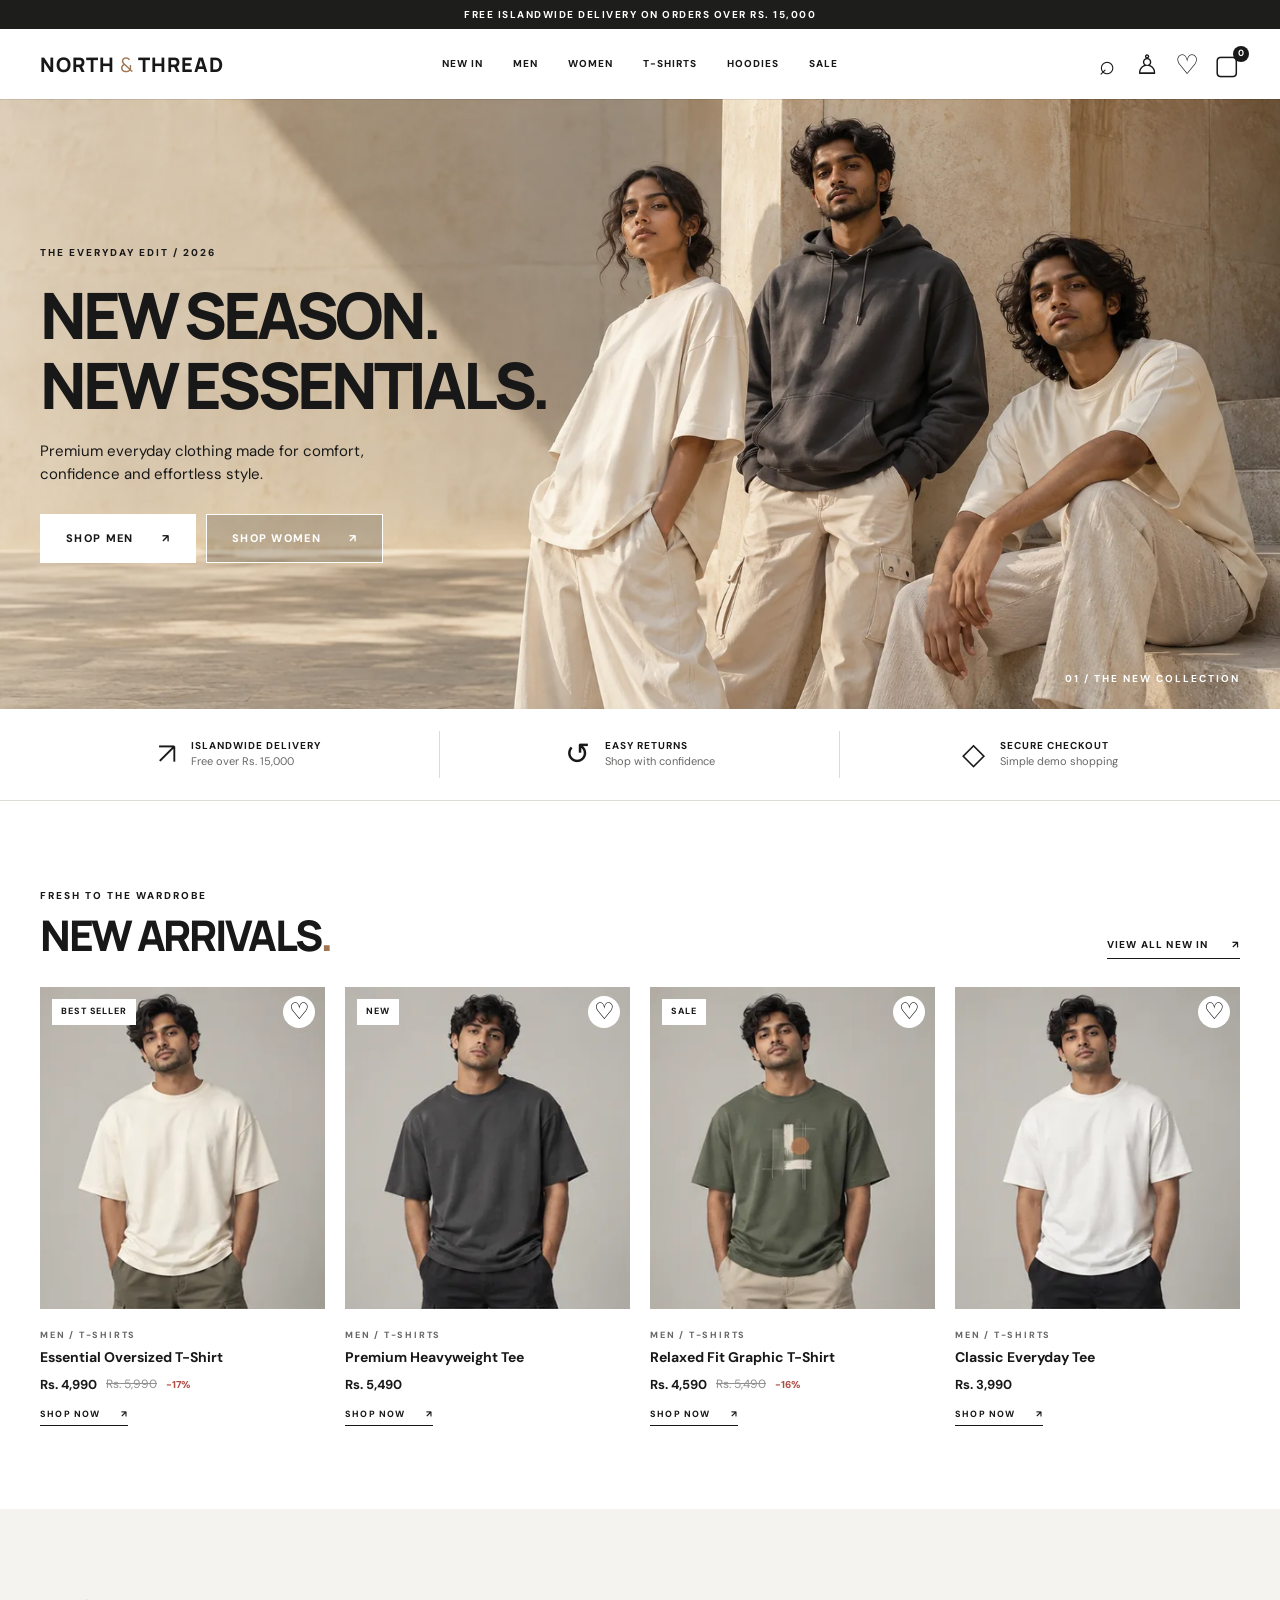
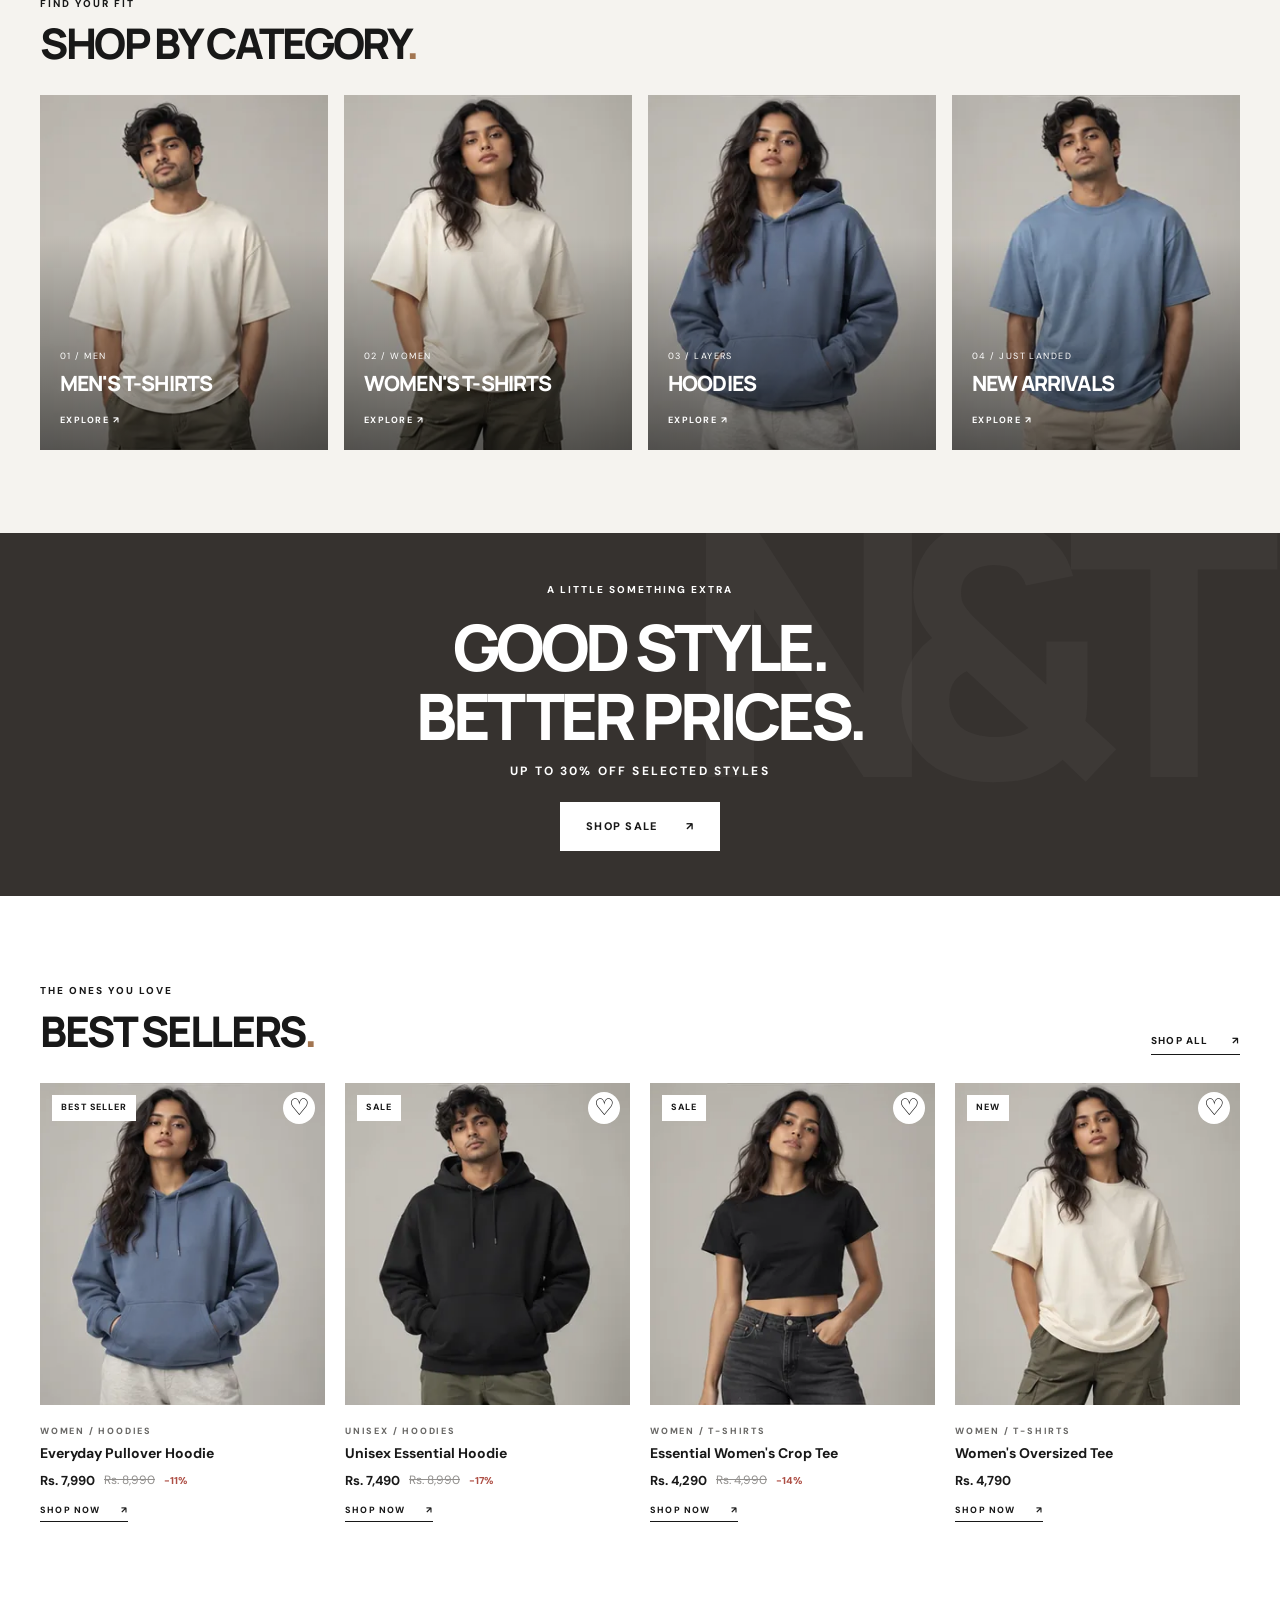
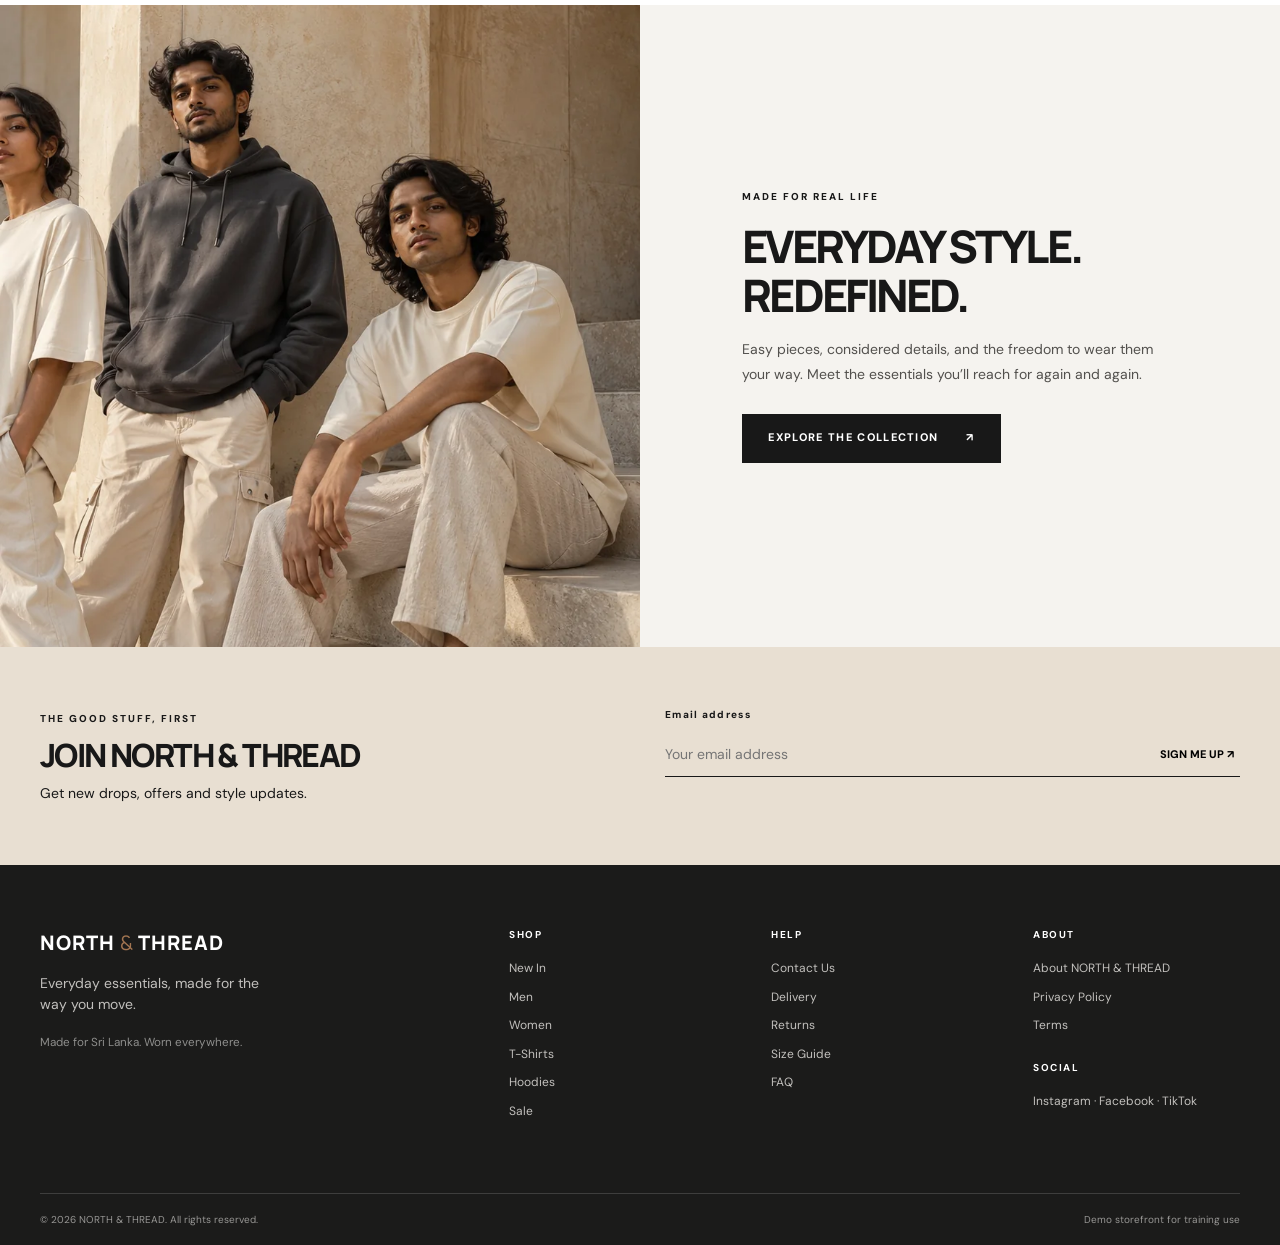
<file: index.html>
<!doctype html><html lang="en"><head><meta charset="utf-8"><meta name="viewport" content="width=device-width,initial-scale=1"><meta name="description" content="Discover modern everyday T-shirts, hoodies and casual essentials at NORTH & THREAD Sri Lanka."><title>NORTH & THREAD | Everyday essentials</title><link rel="preconnect" href="https://fonts.googleapis.com"><link rel="preconnect" href="https://fonts.gstatic.com" crossorigin><link href="https://fonts.googleapis.com/css2?family=DM+Sans:wght@400;500;600;700&family=Manrope:wght@400;500;600;700;800&display=swap" rel="stylesheet"><link rel="stylesheet" href="css/style.css"><script defer src="js/products.js"></script><script defer src="js/tracking.js"></script><script defer src="js/cart.js"></script><script defer src="js/main.js"></script>
<!-- Meta Pixel Code -->
<script>
!function(f,b,e,v,n,t,s)
{if(f.fbq)return;n=f.fbq=function(){n.callMethod?
n.callMethod.apply(n,arguments):n.queue.push(arguments)};
if(!f._fbq)f._fbq=n;n.push=n;n.loaded=!0;n.version='2.0';
n.queue=[];t=b.createElement(e);t.async=!0;
t.src=v;s=b.getElementsByTagName(e)[0];
s.parentNode.insertBefore(t,s)}(window, document,'script',
'https://connect.facebook.net/en_US/fbevents.js');
fbq('init', '2570376396769911');
fbq('track', 'PageView');
</script>
<!-- End Meta Pixel Code -->
</head><body data-page="home">
<noscript><img height="1" width="1" style="display:none" src="https://www.facebook.com/tr?id=2570376396769911&amp;ev=PageView&amp;noscript=1" alt=""></noscript><header id="site-header" class="site-header"></header><main><section class="hero"><div class="hero-image"></div><div class="container hero-content"><span class="eyebrow hero-kicker">THE EVERYDAY EDIT / 2026</span><h1>NEW SEASON.<br>NEW ESSENTIALS.</h1><p>Premium everyday clothing made for comfort, confidence and effortless style.</p><div class="hero-buttons"><a class="button button-light" href="shop.html?gender=Men">SHOP MEN <span>↗</span></a><a class="button button-outline-light" href="shop.html?gender=Women">SHOP WOMEN <span>↗</span></a></div></div><div class="hero-index">01 / THE NEW COLLECTION</div></section><section class="benefits" aria-label="Shopping benefits"><div class="container benefit-grid"><div><span class="benefit-icon">↗</span><span><strong>ISLANDWIDE DELIVERY</strong><small>Free over Rs. 15,000</small></span></div><div><span class="benefit-icon">↺</span><span><strong>EASY RETURNS</strong><small>Shop with confidence</small></span></div><div><span class="benefit-icon">◇</span><span><strong>SECURE CHECKOUT</strong><small>Simple demo shopping</small></span></div></div></section><section class="section container"><div class="section-heading"><div><span class="eyebrow">FRESH TO THE WARDROBE</span><h2>NEW ARRIVALS<span class="period">.</span></h2></div><a class="view-all" href="shop.html?sort=newest">VIEW ALL NEW IN <span>↗</span></a></div><div id="new-arrivals" class="product-grid"></div></section><section class="section categories-section"><div class="container"><div class="section-heading"><div><span class="eyebrow">FIND YOUR FIT</span><h2>SHOP BY CATEGORY<span class="period">.</span></h2></div></div><div class="category-grid"><a class="category-card cat-men" href="shop.html?gender=Men&category=T-Shirts"><img src="images/products/product-01.webp" alt="Men's oversized T-shirt" loading="lazy"><div><span>01 / MEN</span><h3>MEN'S T-SHIRTS</h3><b>EXPLORE ↗</b></div></a><a class="category-card cat-women" href="shop.html?gender=Women&category=T-Shirts"><img src="images/products/product-09.webp" alt="Women's oversized T-shirt" loading="lazy"><div><span>02 / WOMEN</span><h3>WOMEN'S T-SHIRTS</h3><b>EXPLORE ↗</b></div></a><a class="category-card cat-hoodies" href="shop.html?category=Hoodies"><img src="images/products/product-05.webp" alt="Model in a pullover hoodie" loading="lazy"><div><span>03 / LAYERS</span><h3>HOODIES</h3><b>EXPLORE ↗</b></div></a><a class="category-card cat-new" href="shop.html?sort=newest"><img src="images/products/product-12.webp" alt="New season casual tee" loading="lazy"><div><span>04 / JUST LANDED</span><h3>NEW ARRIVALS</h3><b>EXPLORE ↗</b></div></a></div></div></section><section class="sale-banner"><div class="container sale-inner"><span class="eyebrow">A LITTLE SOMETHING EXTRA</span><h2>GOOD STYLE.<br>BETTER PRICES.</h2><p>UP TO 30% OFF SELECTED STYLES</p><a class="button button-light" href="shop.html?sale=1">SHOP SALE <span>↗</span></a></div></section><section class="section container"><div class="section-heading"><div><span class="eyebrow">THE ONES YOU LOVE</span><h2>BEST SELLERS<span class="period">.</span></h2></div><a class="view-all" href="shop.html">SHOP ALL <span>↗</span></a></div><div id="best-sellers" class="product-grid"></div></section><section class="lifestyle"><div class="lifestyle-photo"><img src="images/lifestyle/everyday.webp" alt="Models in contemporary neutral casual clothing" loading="lazy"></div><div class="lifestyle-copy"><span class="eyebrow">MADE FOR REAL LIFE</span><h2>EVERYDAY STYLE.<br>REDEFINED.</h2><p>Easy pieces, considered details, and the freedom to wear them your way. Meet the essentials you’ll reach for again and again.</p><a class="button button-dark" href="shop.html">EXPLORE THE COLLECTION <span>↗</span></a></div></section><section class="newsletter"><div class="container newsletter-inner"><div><span class="eyebrow">THE GOOD STUFF, FIRST</span><h2>JOIN NORTH & THREAD</h2><p>Get new drops, offers and style updates.</p></div><form id="newsletter-form"><label for="newsletter-email">Email address</label><div class="newsletter-field"><input id="newsletter-email" type="email" placeholder="Your email address" required><button type="submit">SIGN ME UP ↗</button></div><p id="newsletter-message" role="status"></p></form></div></section></main><footer id="site-footer" class="site-footer"></footer></body></html>
</file>
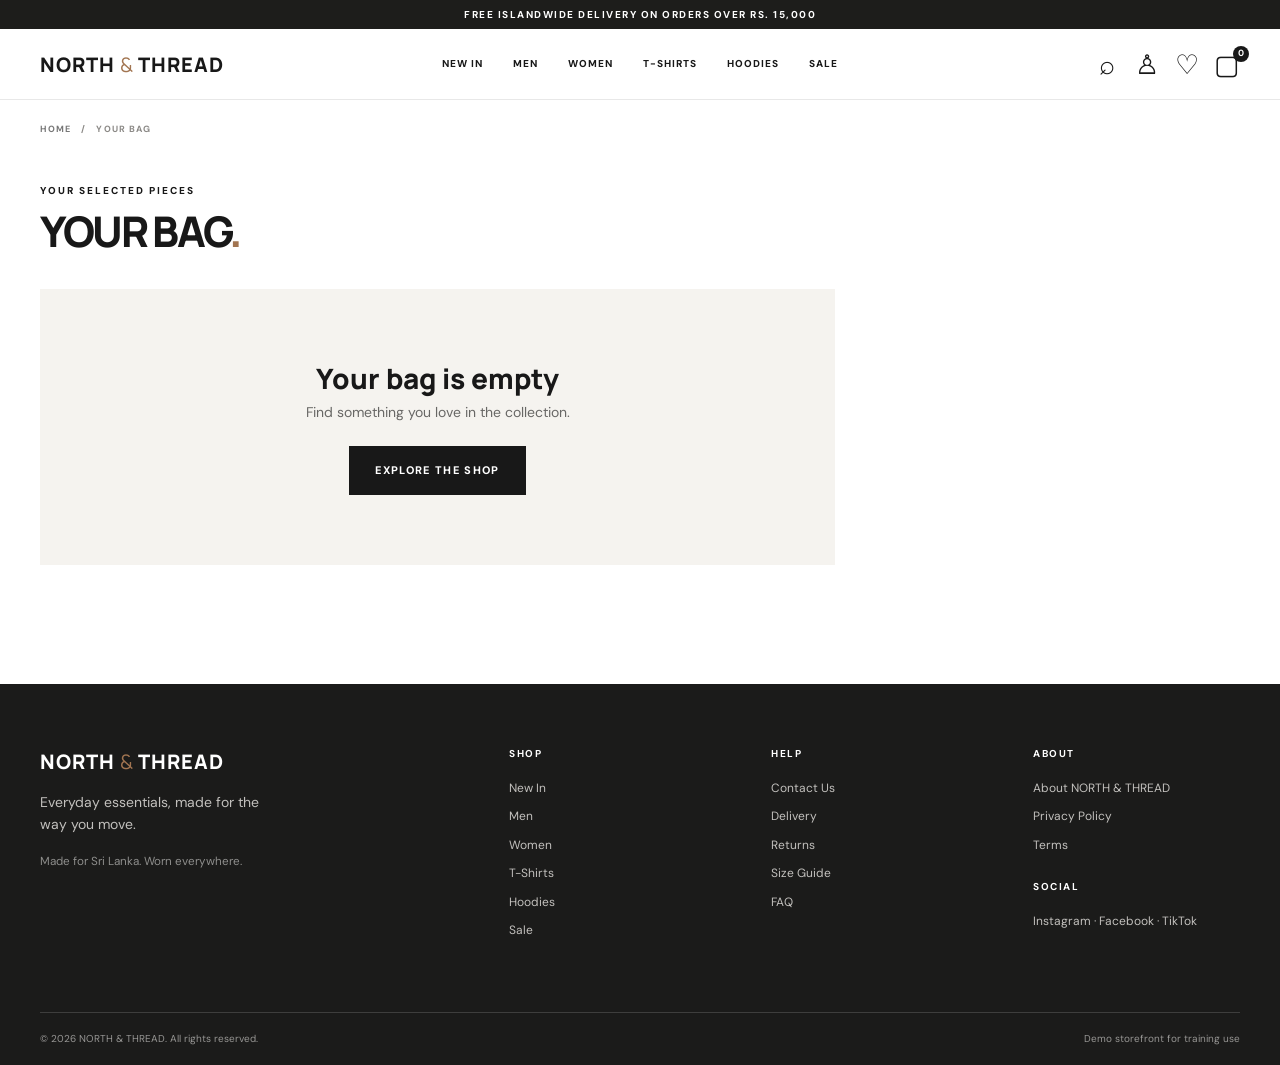
<file: cart.html>
<!doctype html><html lang="en"><head><meta charset="utf-8"><meta name="viewport" content="width=device-width,initial-scale=1"><meta name="description" content="Review your NORTH & THREAD shopping bag."><title>Your Bag | NORTH & THREAD</title><link rel="stylesheet" href="css/style.css"><script defer src="js/products.js"></script><script defer src="js/tracking.js"></script><script defer src="js/cart.js"></script><script defer src="js/main.js"></script>
<!-- Meta Pixel Code -->
<script>
!function(f,b,e,v,n,t,s)
{if(f.fbq)return;n=f.fbq=function(){n.callMethod?
n.callMethod.apply(n,arguments):n.queue.push(arguments)};
if(!f._fbq)f._fbq=n;n.push=n;n.loaded=!0;n.version='2.0';
n.queue=[];t=b.createElement(e);t.async=!0;
t.src=v;s=b.getElementsByTagName(e)[0];
s.parentNode.insertBefore(t,s)}(window, document,'script',
'https://connect.facebook.net/en_US/fbevents.js');
fbq('init', '2570376396769911');
fbq('track', 'PageView');
</script>
<!-- End Meta Pixel Code -->
</head><body data-page="cart">
<noscript><img height="1" width="1" style="display:none" src="https://www.facebook.com/tr?id=2570376396769911&amp;ev=PageView&amp;noscript=1" alt=""></noscript><header id="site-header" class="site-header"></header><main class="container page-main"><nav class="breadcrumbs" aria-label="Breadcrumb"><a href="index.html">HOME</a><span>/</span> YOUR BAG</nav><div class="standard-heading"><span class="eyebrow">YOUR SELECTED PIECES</span><h1>YOUR BAG<span class="period">.</span></h1></div><div class="cart-layout"><div id="cart-items"></div><aside id="cart-summary" class="order-panel"><h2>ORDER SUMMARY</h2><div class="summary-row"><span>Subtotal</span><strong id="cart-subtotal"></strong></div><div class="summary-row"><span>Standard delivery</span><strong id="cart-delivery"></strong></div><div class="summary-row summary-total"><span>Total</span><strong id="cart-total"></strong></div><p id="delivery-note" class="delivery-note"></p><a class="button button-dark button-full" href="checkout.html">PROCEED TO CHECKOUT ↗</a><a class="continue-link" href="shop.html">CONTINUE SHOPPING</a></aside></div></main><footer id="site-footer" class="site-footer"></footer></body></html>
</file>
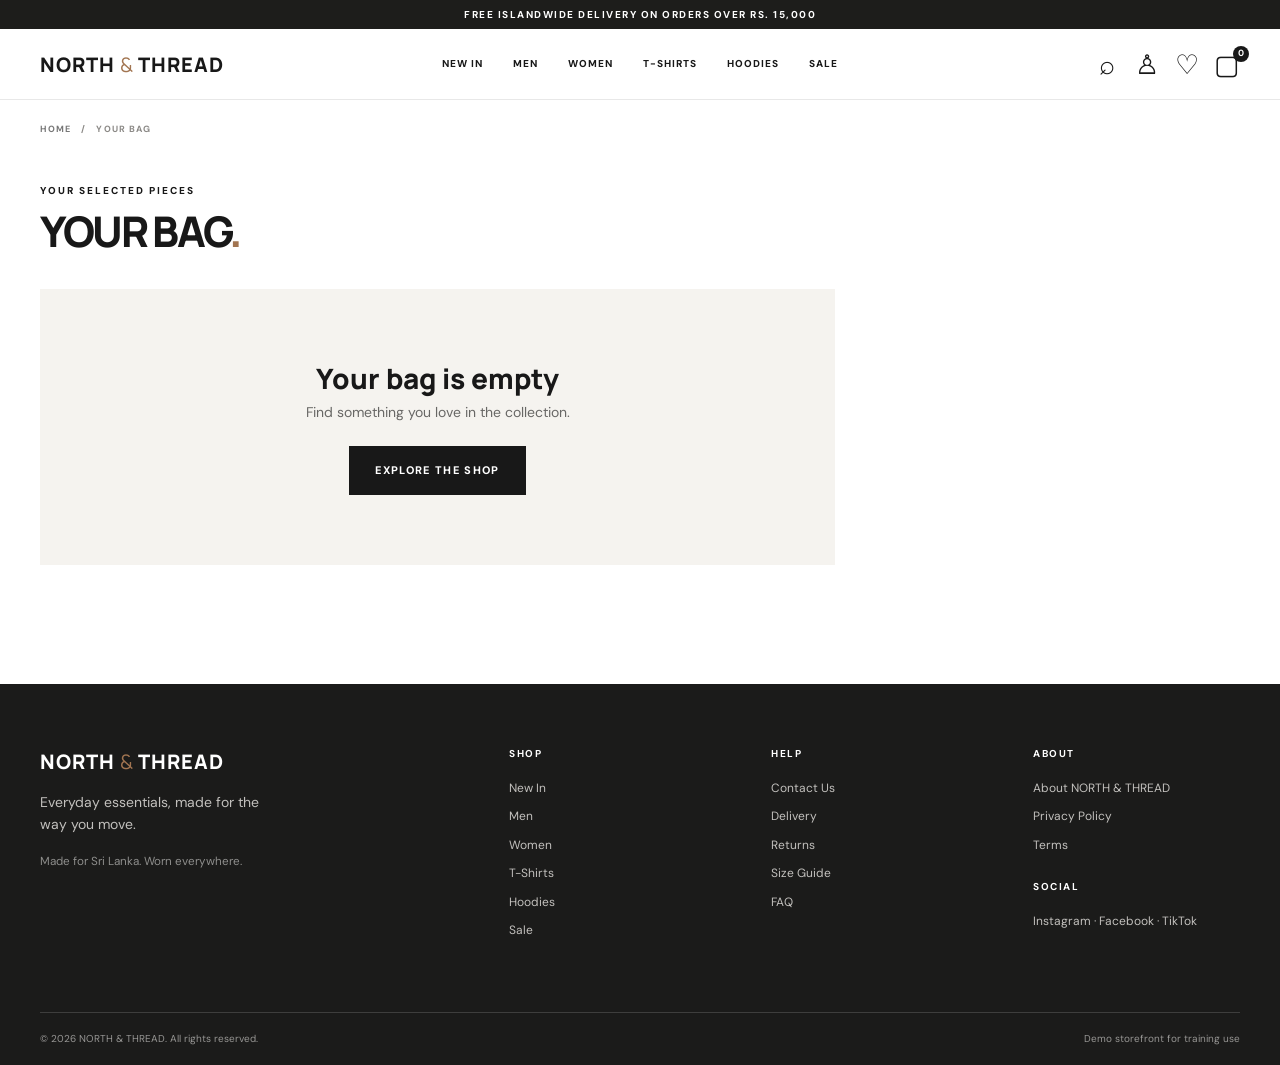
<file: checkout.html>
<!doctype html><html lang="en"><head><meta charset="utf-8"><meta name="viewport" content="width=device-width,initial-scale=1"><meta name="description" content="Complete a NORTH & THREAD demonstration checkout. No real payment is processed."><title>Checkout | NORTH & THREAD</title><link rel="stylesheet" href="css/style.css"><script defer src="js/products.js"></script><script defer src="js/tracking.js"></script><script defer src="js/cart.js"></script><script defer src="js/main.js"></script>
<!-- Meta Pixel Code -->
<script>
!function(f,b,e,v,n,t,s)
{if(f.fbq)return;n=f.fbq=function(){n.callMethod?
n.callMethod.apply(n,arguments):n.queue.push(arguments)};
if(!f._fbq)f._fbq=n;n.push=n;n.loaded=!0;n.version='2.0';
n.queue=[];t=b.createElement(e);t.async=!0;
t.src=v;s=b.getElementsByTagName(e)[0];
s.parentNode.insertBefore(t,s)}(window, document,'script',
'https://connect.facebook.net/en_US/fbevents.js');
fbq('init', '2570376396769911');
fbq('track', 'PageView');
</script>
<!-- End Meta Pixel Code -->
</head><body data-page="checkout">
<noscript><img height="1" width="1" style="display:none" src="https://www.facebook.com/tr?id=2570376396769911&amp;ev=PageView&amp;noscript=1" alt=""></noscript><header id="site-header" class="site-header"></header><main class="container page-main"><nav class="breadcrumbs" aria-label="Breadcrumb"><a href="index.html">HOME</a><span>/</span><a href="cart.html">BAG</a><span>/</span> CHECKOUT</nav><div class="standard-heading"><span class="eyebrow">ONE STEP TO GO</span><h1>CHECKOUT<span class="period">.</span></h1></div><form id="checkout-form" class="checkout-layout"><div class="checkout-fields"><section class="form-section"><h2>01 / CONTACT INFORMATION</h2><div class="field-grid"><label class="full-field">Full name <input name="full-name" autocomplete="name" required maxlength="100"></label><label>Email address <input name="email" type="email" autocomplete="email" required></label><label>Phone number <input name="phone" type="tel" autocomplete="tel" inputmode="tel" pattern="[0-9+() -]{9,18}" title="Enter a valid phone number" required></label></div></section><section class="form-section"><h2>02 / DELIVERY ADDRESS</h2><div class="field-grid"><label class="full-field">Address <input name="address" autocomplete="street-address" required maxlength="180"></label><label>City <input name="city" autocomplete="address-level2" required></label><label>District <input name="district" autocomplete="address-level1" required></label><label>Postal code <input name="postal-code" autocomplete="postal-code" inputmode="numeric" pattern="[0-9]{5}" title="Enter a 5-digit Sri Lankan postal code" required></label></div></section><section class="form-section"><h2>03 / DELIVERY METHOD</h2><label class="radio-card"><input type="radio" name="delivery-method" value="standard" checked><span><strong>Standard Delivery</strong><small>Free above Rs. 15,000 · Otherwise Rs. 650</small></span></label><label class="radio-card"><input type="radio" name="delivery-method" value="express"><span><strong>Express Delivery</strong><small>Rs. 1,200</small></span></label></section><section class="form-section"><h2>04 / PAYMENT METHOD</h2><div class="demo-payment"><strong>DEMO PAYMENT</strong><p>This is a demonstration checkout. No real payment will be processed.</p></div></section></div><aside class="order-panel checkout-summary"><h2>YOUR ORDER</h2><div id="checkout-items"></div><div class="summary-row"><span>Subtotal</span><strong id="checkout-subtotal"></strong></div><div class="summary-row"><span>Delivery</span><strong id="checkout-delivery"></strong></div><div class="summary-row summary-total"><span>Total</span><strong id="checkout-total"></strong></div><button type="submit" class="button button-dark button-full">PLACE ORDER ↗</button><p class="checkout-note">Training checkout only. Do not enter real payment details.</p></aside></form></main><footer id="site-footer" class="site-footer"></footer></body></html>
</file>
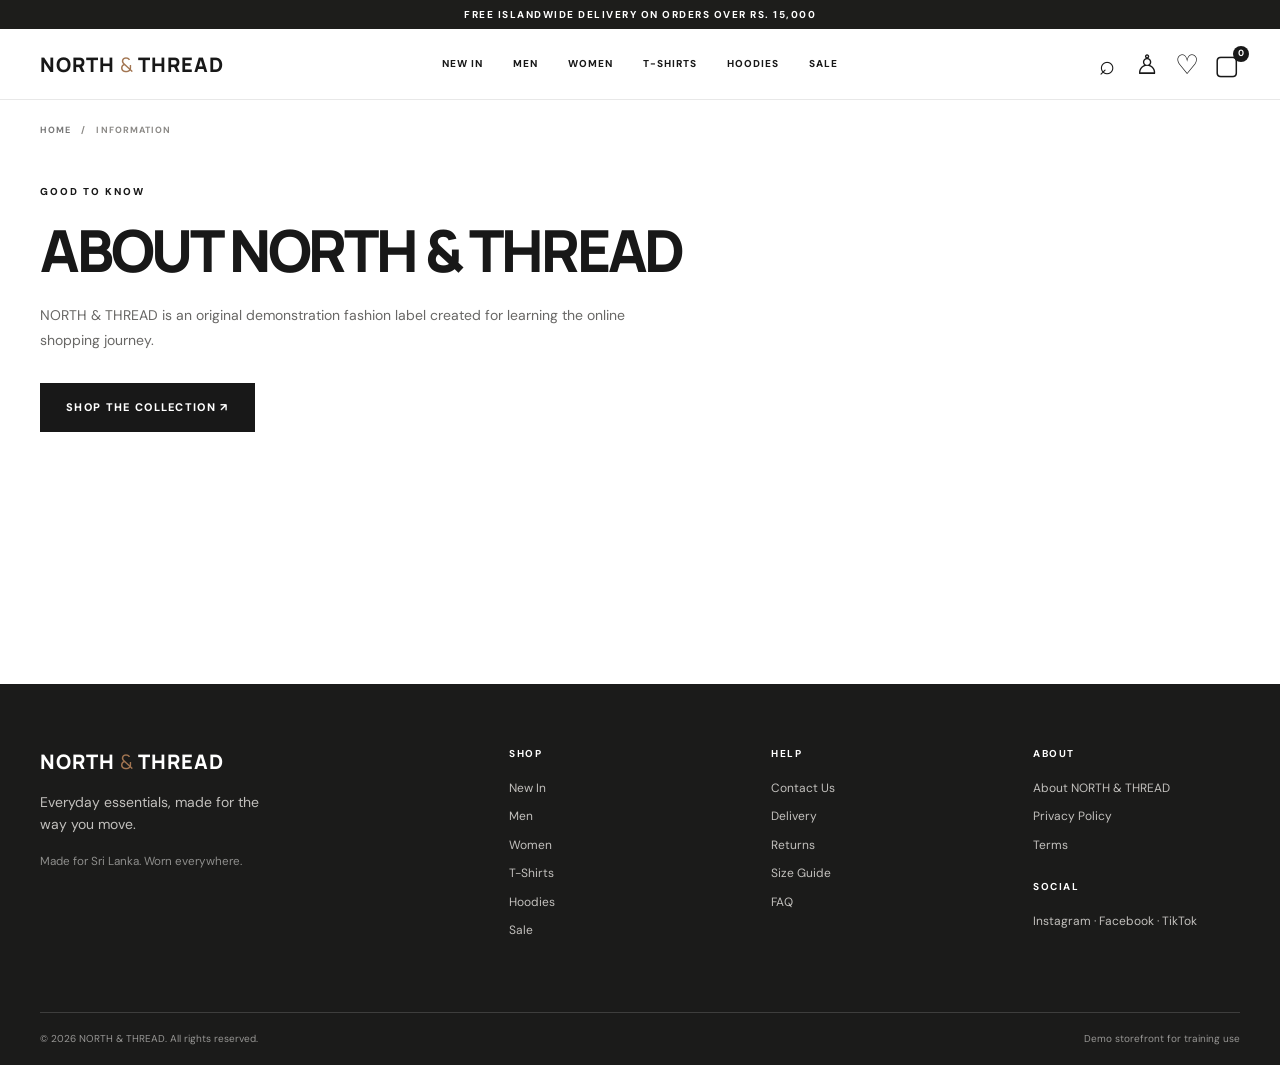
<file: info.html>
<!doctype html><html lang="en"><head><meta charset="utf-8"><meta name="viewport" content="width=device-width,initial-scale=1"><meta name="description" content="Information about the NORTH & THREAD demonstration store."><title>Information | NORTH & THREAD</title><link rel="stylesheet" href="css/style.css"><script defer src="js/products.js"></script><script defer src="js/tracking.js"></script><script defer src="js/cart.js"></script><script defer src="js/main.js"></script>
<!-- Meta Pixel Code -->
<script>
!function(f,b,e,v,n,t,s)
{if(f.fbq)return;n=f.fbq=function(){n.callMethod?
n.callMethod.apply(n,arguments):n.queue.push(arguments)};
if(!f._fbq)f._fbq=n;n.push=n;n.loaded=!0;n.version='2.0';
n.queue=[];t=b.createElement(e);t.async=!0;
t.src=v;s=b.getElementsByTagName(e)[0];
s.parentNode.insertBefore(t,s)}(window, document,'script',
'https://connect.facebook.net/en_US/fbevents.js');
fbq('init', '2570376396769911');
fbq('track', 'PageView');
</script>
<!-- End Meta Pixel Code -->
</head><body data-page="info">
<noscript><img height="1" width="1" style="display:none" src="https://www.facebook.com/tr?id=2570376396769911&amp;ev=PageView&amp;noscript=1" alt=""></noscript><header id="site-header" class="site-header"></header><main class="container info-main"><nav class="breadcrumbs" aria-label="Breadcrumb"><a href="index.html">HOME</a><span>/</span> INFORMATION</nav><span class="eyebrow">GOOD TO KNOW</span><h1 id="info-title"></h1><p id="info-body"></p><a class="button button-dark" href="shop.html">SHOP THE COLLECTION ↗</a></main><footer id="site-footer" class="site-footer"></footer></body></html>
</file>
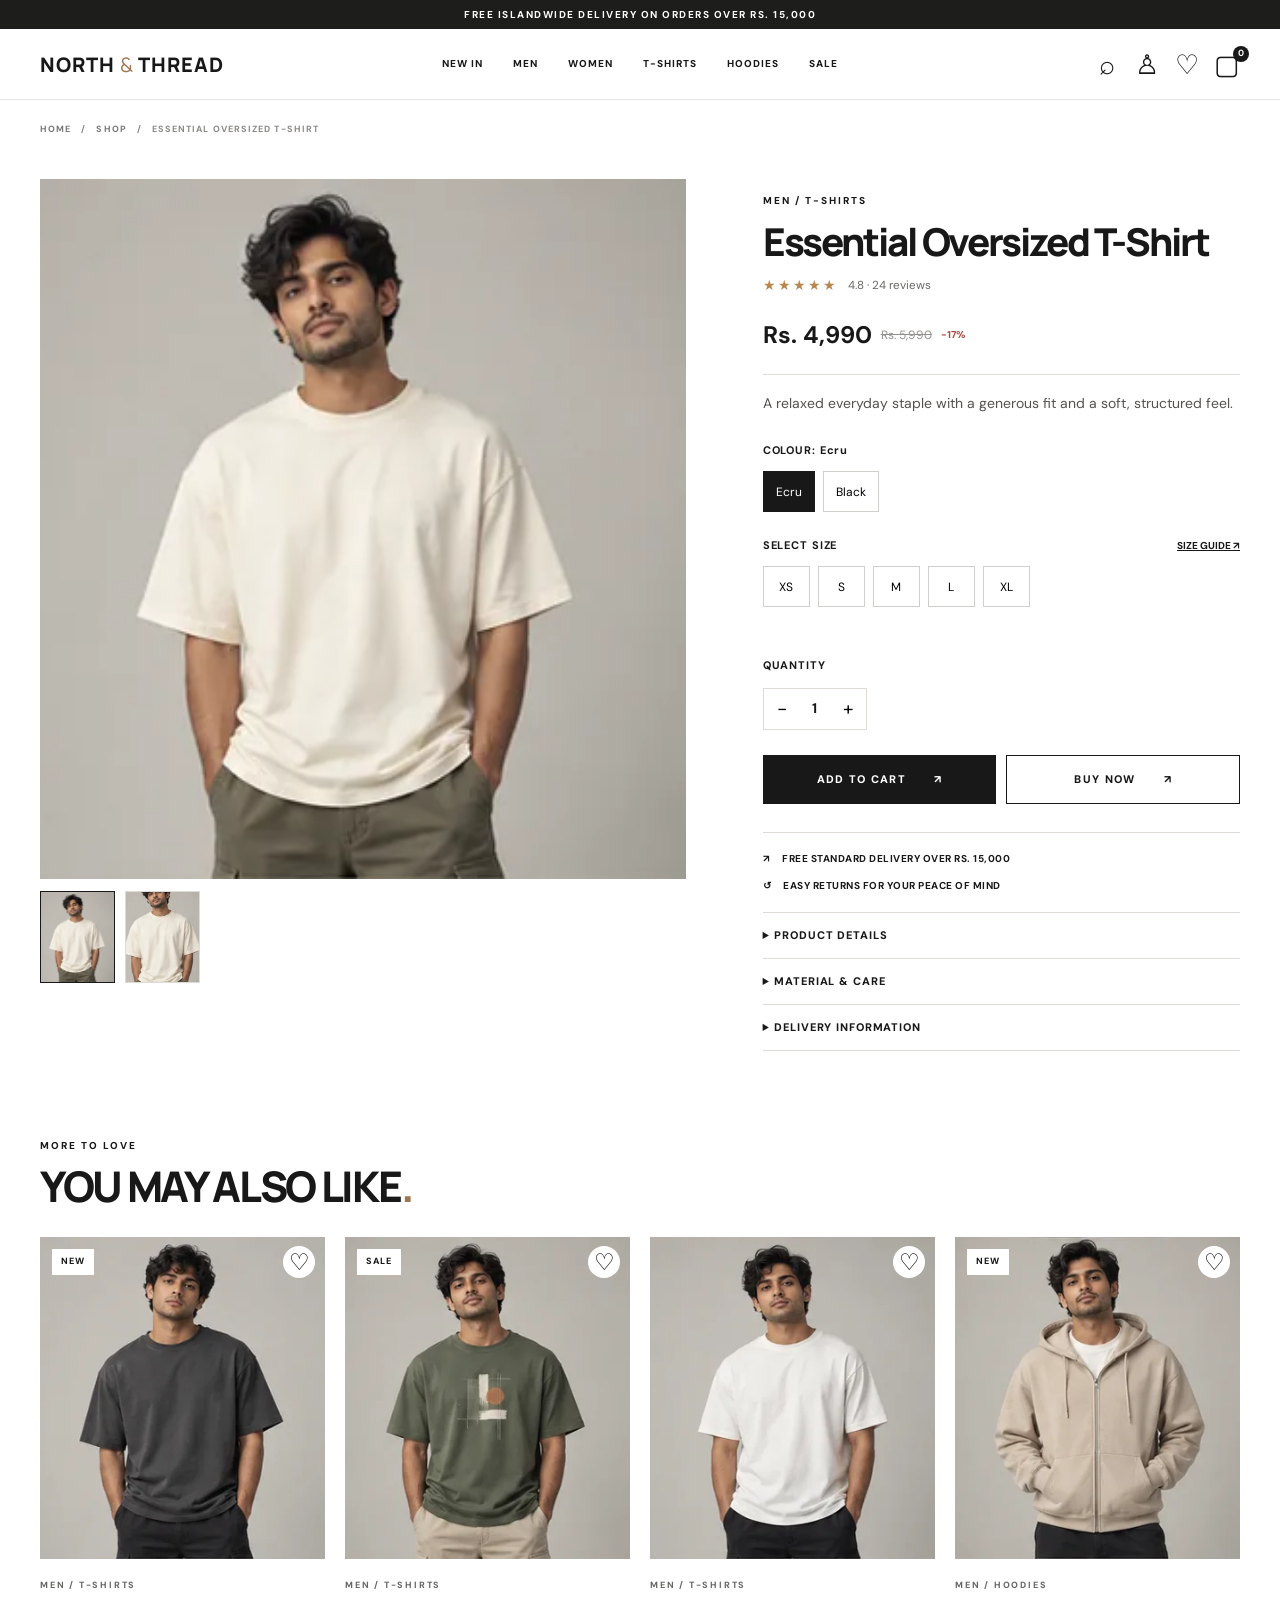
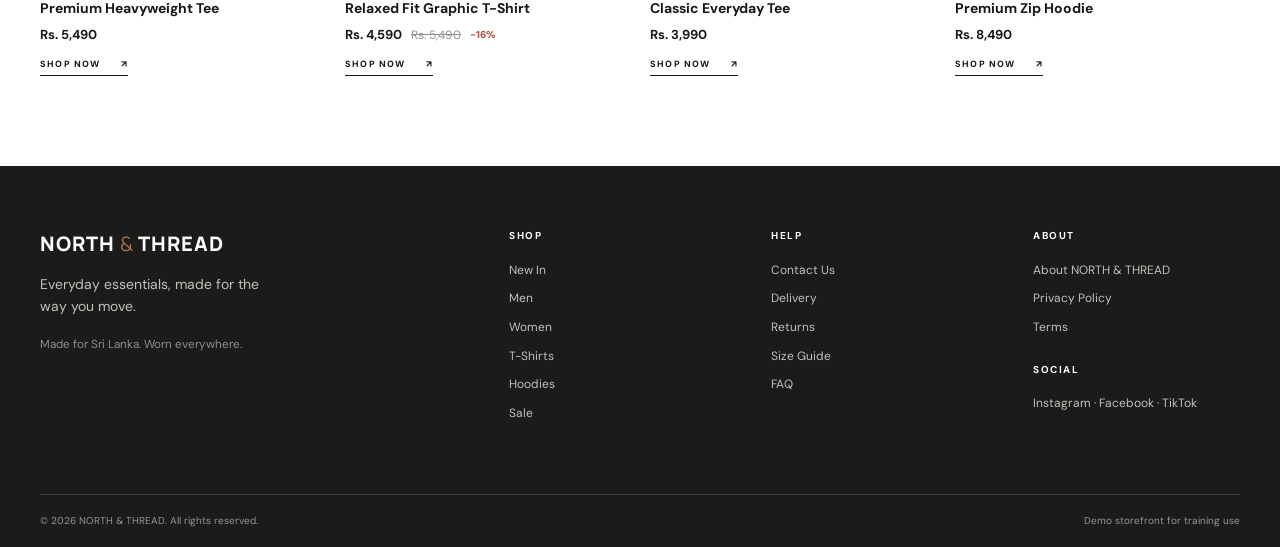
<file: product.html>
<!doctype html><html lang="en"><head><meta charset="utf-8"><meta name="viewport" content="width=device-width,initial-scale=1"><meta name="description" content="Explore premium everyday clothing at NORTH & THREAD Sri Lanka."><title>Product | NORTH & THREAD</title><link rel="preconnect" href="https://fonts.googleapis.com"><link rel="preconnect" href="https://fonts.gstatic.com" crossorigin><link href="https://fonts.googleapis.com/css2?family=DM+Sans:wght@400;500;600;700&family=Manrope:wght@400;500;600;700;800&display=swap" rel="stylesheet"><link rel="stylesheet" href="css/style.css"><script defer src="js/products.js"></script><script defer src="js/tracking.js"></script><script defer src="js/cart.js"></script><script defer src="js/main.js"></script>
<!-- Meta Pixel Code -->
<script>
!function(f,b,e,v,n,t,s)
{if(f.fbq)return;n=f.fbq=function(){n.callMethod?
n.callMethod.apply(n,arguments):n.queue.push(arguments)};
if(!f._fbq)f._fbq=n;n.push=n;n.loaded=!0;n.version='2.0';
n.queue=[];t=b.createElement(e);t.async=!0;
t.src=v;s=b.getElementsByTagName(e)[0];
s.parentNode.insertBefore(t,s)}(window, document,'script',
'https://connect.facebook.net/en_US/fbevents.js');
fbq('init', '2570376396769911');
fbq('track', 'PageView');
</script>
<!-- End Meta Pixel Code -->
</head><body data-page="product">
<noscript><img height="1" width="1" style="display:none" src="https://www.facebook.com/tr?id=2570376396769911&amp;ev=PageView&amp;noscript=1" alt=""></noscript><header id="site-header" class="site-header"></header><main class="container page-main"><nav class="breadcrumbs" aria-label="Breadcrumb"><a href="index.html">HOME</a><span>/</span><a href="shop.html">SHOP</a><span>/</span><span id="breadcrumb-name">PRODUCT</span></nav><div class="product-layout"><div class="product-gallery"><div class="main-product-photo"><img id="product-main-image" alt="" width="700" height="700"></div><div id="thumbnail-list" class="thumbnail-list"></div></div><div class="product-details"><span id="product-category" class="eyebrow"></span><h1 id="product-title"></h1><div class="rating"><span aria-label="Rated 4.8 out of 5 stars">★★★★★</span> <small>4.8 · 24 reviews</small></div><div id="product-price" class="detail-price"></div><p id="product-description"></p><div class="selection-group"><div class="selection-heading"><strong>COLOUR: <span id="selected-color"></span></strong></div><div id="product-colors" class="options"></div></div><div class="selection-group"><div class="selection-heading"><strong>SELECT SIZE</strong><a href="info.html?topic=size">SIZE GUIDE ↗</a></div><div id="size-options" class="options" tabindex="-1"><button type="button" class="option-button" data-size="XS" aria-pressed="false">XS</button><button type="button" class="option-button" data-size="S" aria-pressed="false">S</button><button type="button" class="option-button" data-size="M" aria-pressed="false">M</button><button type="button" class="option-button" data-size="L" aria-pressed="false">L</button><button type="button" class="option-button" data-size="XL" aria-pressed="false">XL</button></div><p id="size-error" class="field-error" role="alert"></p></div><div class="selection-group"><strong>QUANTITY</strong><div class="qty-control product-quantity"><button id="qty-minus" type="button" aria-label="Decrease quantity">−</button><span id="product-qty">1</span><button id="qty-plus" type="button" aria-label="Increase quantity">+</button></div></div><div class="purchase-buttons"><button id="add-cart" class="button button-dark" type="button">ADD TO CART <span>↗</span></button><button id="buy-now" class="button button-outline" type="button">BUY NOW <span>↗</span></button></div><p id="add-message" class="add-message" role="status" hidden></p><div class="product-perks"><div>↗ <span>FREE STANDARD DELIVERY OVER RS. 15,000</span></div><div>↺ <span>EASY RETURNS FOR YOUR PEACE OF MIND</span></div></div><div class="product-accordions"><details><summary>PRODUCT DETAILS</summary><p>Relaxed everyday styling, designed for easy layering and repeat wear.</p></details><details><summary>MATERIAL & CARE</summary><p>Comfortable cotton blend. Wash with similar colours and follow garment care instructions.</p></details><details><summary>DELIVERY INFORMATION</summary><p>Standard delivery: Rs. 650, free over Rs. 15,000. Express delivery: Rs. 1,200. This is a demo store; no goods are shipped.</p></details></div></div></div><section class="section related-section"><div class="section-heading"><div><span class="eyebrow">MORE TO LOVE</span><h2>YOU MAY ALSO LIKE<span class="period">.</span></h2></div></div><div id="related-grid" class="product-grid"></div></section></main><footer id="site-footer" class="site-footer"></footer></body></html>
</file>
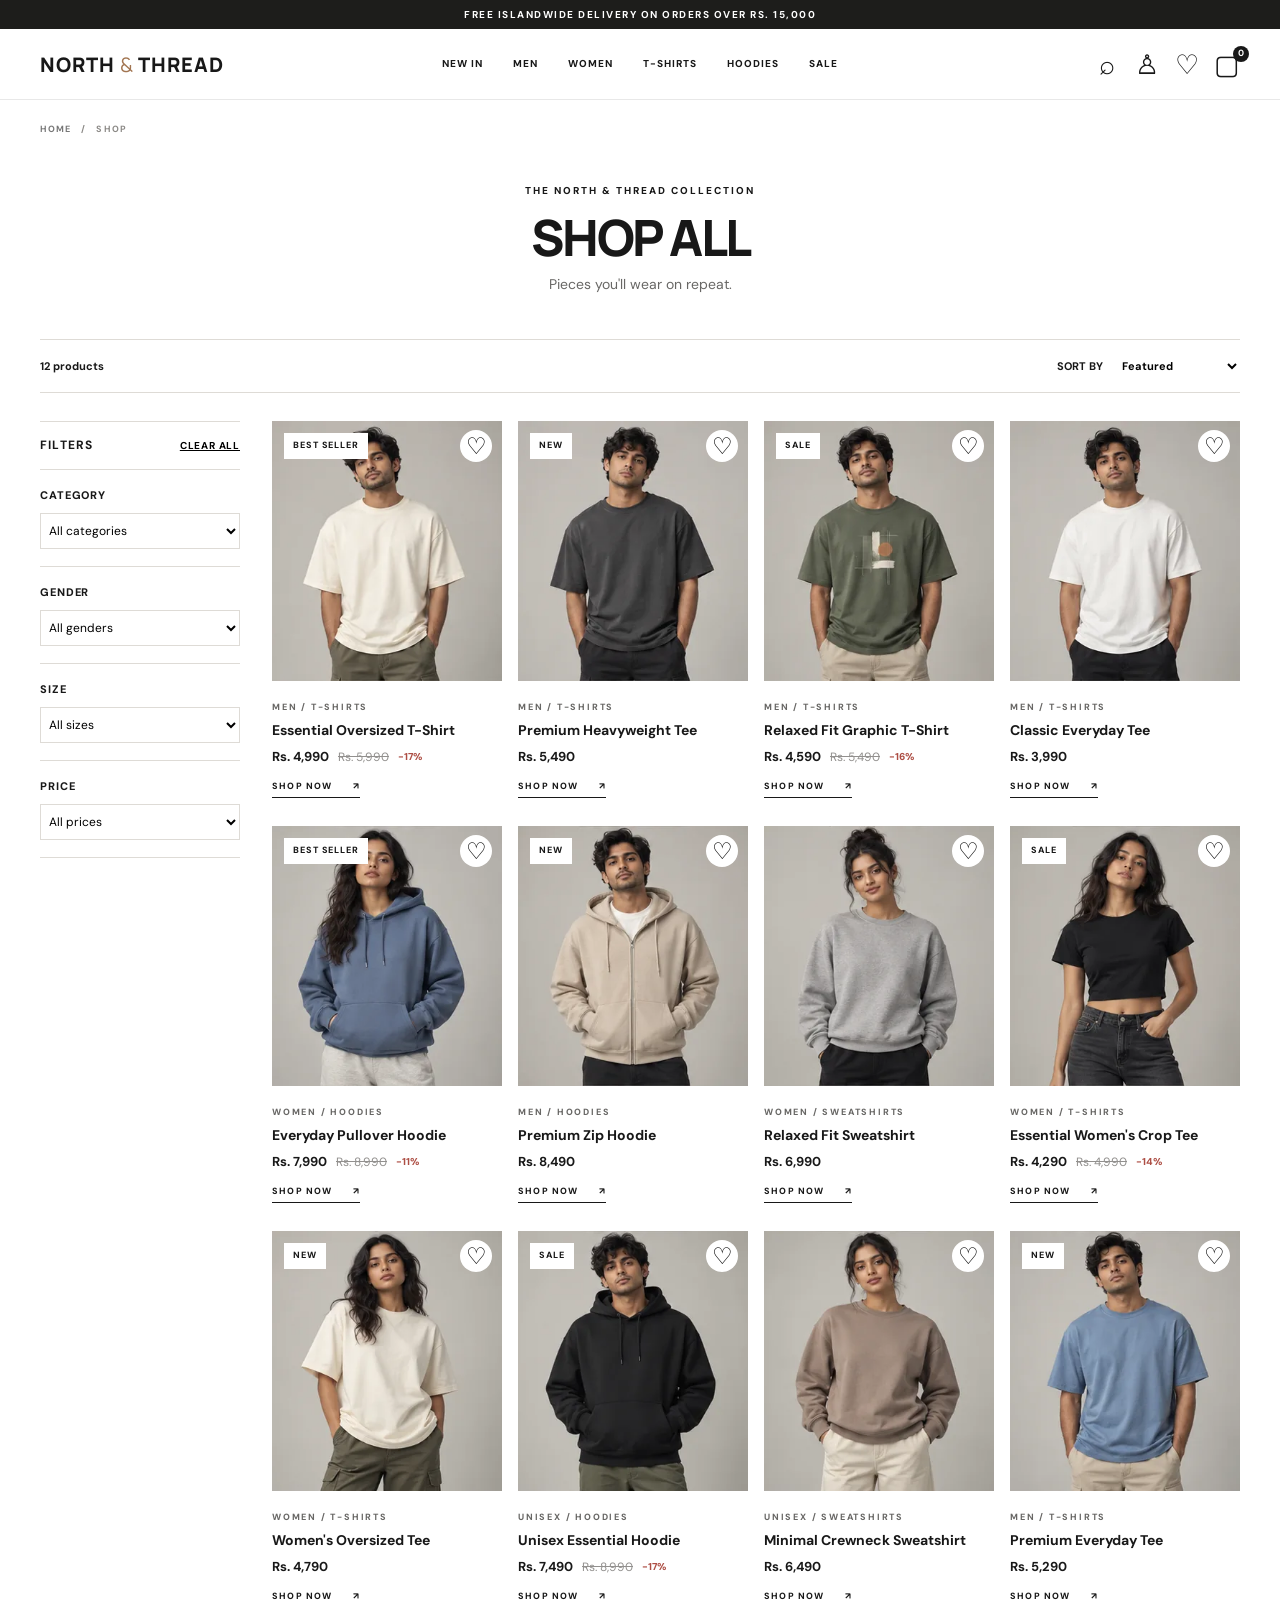
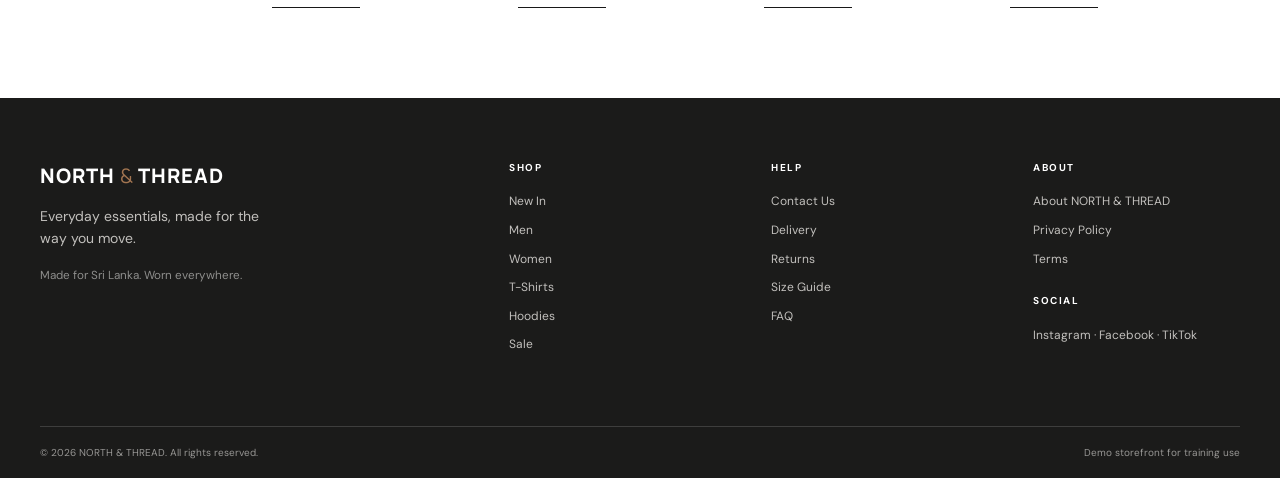
<file: shop.html>
<!doctype html><html lang="en"><head><meta charset="utf-8"><meta name="viewport" content="width=device-width,initial-scale=1"><meta name="description" content="Shop T-shirts, hoodies and sweatshirts for men and women at NORTH & THREAD."><title>Shop All | NORTH & THREAD</title><link rel="preconnect" href="https://fonts.googleapis.com"><link rel="preconnect" href="https://fonts.gstatic.com" crossorigin><link href="https://fonts.googleapis.com/css2?family=DM+Sans:wght@400;500;600;700&family=Manrope:wght@400;500;600;700;800&display=swap" rel="stylesheet"><link rel="stylesheet" href="css/style.css"><script defer src="js/products.js"></script><script defer src="js/tracking.js"></script><script defer src="js/cart.js"></script><script defer src="js/main.js"></script>
<!-- Meta Pixel Code -->
<script>
!function(f,b,e,v,n,t,s)
{if(f.fbq)return;n=f.fbq=function(){n.callMethod?
n.callMethod.apply(n,arguments):n.queue.push(arguments)};
if(!f._fbq)f._fbq=n;n.push=n;n.loaded=!0;n.version='2.0';
n.queue=[];t=b.createElement(e);t.async=!0;
t.src=v;s=b.getElementsByTagName(e)[0];
s.parentNode.insertBefore(t,s)}(window, document,'script',
'https://connect.facebook.net/en_US/fbevents.js');
fbq('init', '2570376396769911');
fbq('track', 'PageView');
</script>
<!-- End Meta Pixel Code -->
</head><body data-page="shop">
<noscript><img height="1" width="1" style="display:none" src="https://www.facebook.com/tr?id=2570376396769911&amp;ev=PageView&amp;noscript=1" alt=""></noscript><header id="site-header" class="site-header"></header><main class="container page-main"><nav class="breadcrumbs" aria-label="Breadcrumb"><a href="index.html">HOME</a><span>/</span> SHOP</nav><div class="shop-heading"><span class="eyebrow">THE NORTH & THREAD COLLECTION</span><h1 id="shop-title">SHOP ALL</h1><p>Pieces you'll wear on repeat.</p></div><div class="shop-toolbar"><span id="product-count">12 products</span><label for="sort-select">SORT BY <select id="sort-select"><option value="featured">Featured</option><option value="newest">Newest</option><option value="low">Price Low to High</option><option value="high">Price High to Low</option></select></label></div><div class="shop-layout"><aside class="filters" aria-label="Product filters"><div class="filter-title"><h2>FILTERS</h2><button id="clear-filters" class="text-link">CLEAR ALL</button></div><label>Category<select data-filter="category"><option value="">All categories</option><option>T-Shirts</option><option>Hoodies</option><option>Sweatshirts</option></select></label><label>Gender<select data-filter="gender"><option value="">All genders</option><option>Men</option><option>Women</option><option>Unisex</option></select></label><label>Size<select data-filter="size"><option value="">All sizes</option><option>XS</option><option>S</option><option>M</option><option>L</option><option>XL</option></select></label><label>Price<select data-filter="price"><option value="">All prices</option><option value="under">Under Rs. 5,000</option><option value="mid">Rs. 5,000 – Rs. 8,000</option><option value="over">Rs. 8,000+</option></select></label></aside><div id="shop-grid" class="product-grid shop-grid"></div></div></main><footer id="site-footer" class="site-footer"></footer></body></html>
</file>
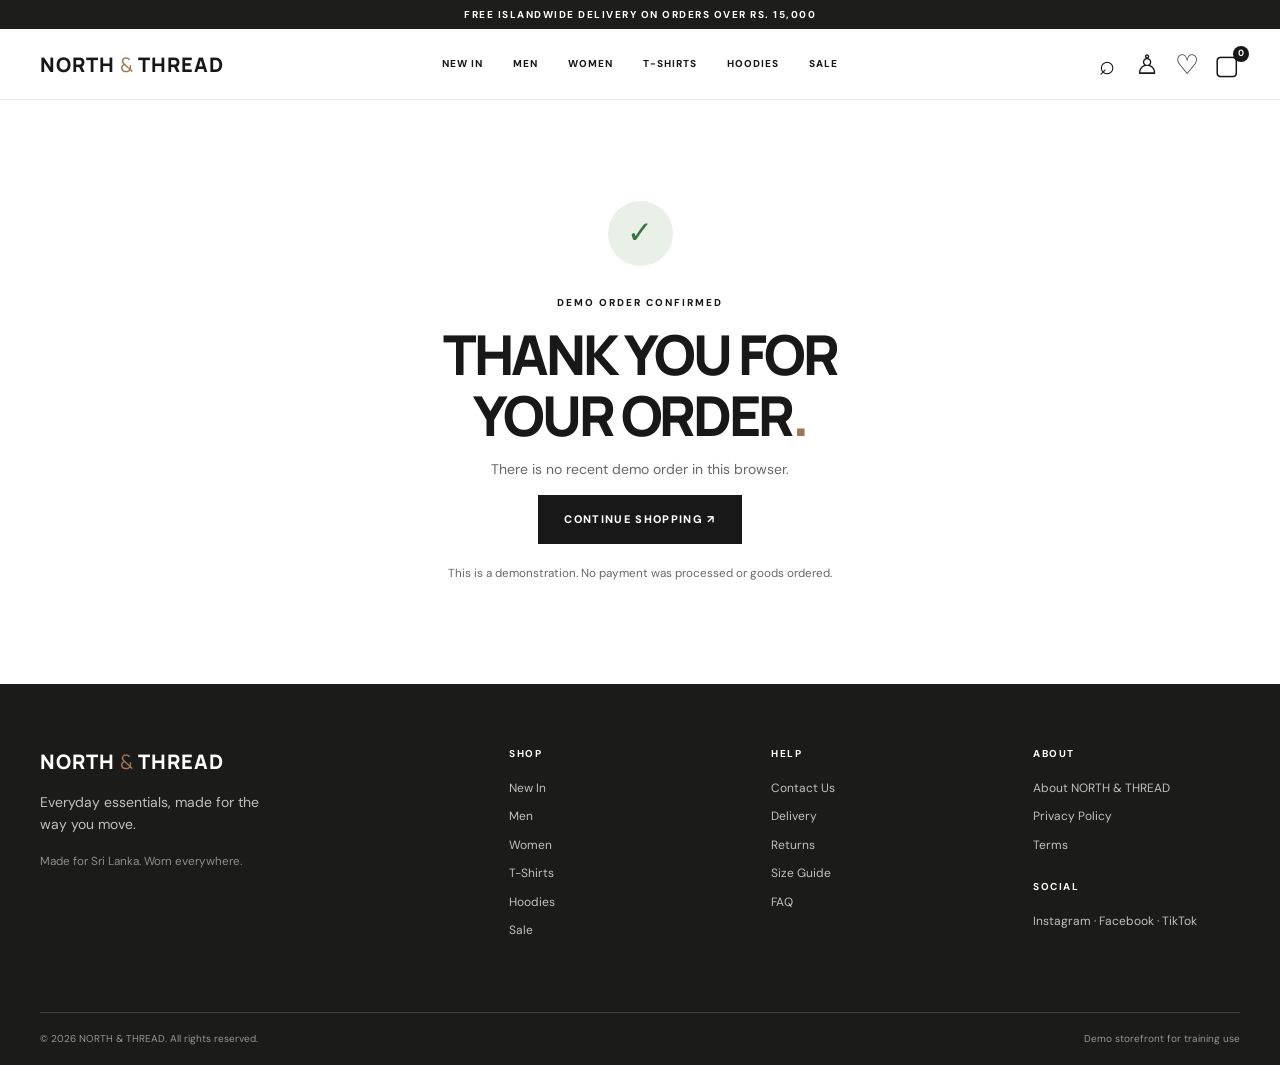
<file: success.html>
<!doctype html><html lang="en"><head><meta charset="utf-8"><meta name="viewport" content="width=device-width,initial-scale=1"><meta name="description" content="NORTH & THREAD demo order confirmation."><title>Order Confirmed | NORTH & THREAD</title><link rel="stylesheet" href="css/style.css"><script defer src="js/products.js"></script><script defer src="js/tracking.js"></script><script defer src="js/cart.js"></script><script defer src="js/main.js"></script>
<!-- Meta Pixel Code -->
<script>
!function(f,b,e,v,n,t,s)
{if(f.fbq)return;n=f.fbq=function(){n.callMethod?
n.callMethod.apply(n,arguments):n.queue.push(arguments)};
if(!f._fbq)f._fbq=n;n.push=n;n.loaded=!0;n.version='2.0';
n.queue=[];t=b.createElement(e);t.async=!0;
t.src=v;s=b.getElementsByTagName(e)[0];
s.parentNode.insertBefore(t,s)}(window, document,'script',
'https://connect.facebook.net/en_US/fbevents.js');
fbq('init', '2570376396769911');
fbq('track', 'PageView');
</script>
<!-- End Meta Pixel Code -->
</head><body data-page="success">
<noscript><img height="1" width="1" style="display:none" src="https://www.facebook.com/tr?id=2570376396769911&amp;ev=PageView&amp;noscript=1" alt=""></noscript><header id="site-header" class="site-header"></header><main class="container success-main"><div class="success-card"><span class="success-icon" aria-hidden="true">✓</span><span class="eyebrow">DEMO ORDER CONFIRMED</span><h1>THANK YOU FOR<br>YOUR ORDER<span class="period">.</span></h1><p id="success-message">Your NORTH & THREAD demo order has been successfully created.</p><div id="success-details" class="success-details"><div><span>ORDER NUMBER</span><strong id="success-order"></strong></div><div><span>CUSTOMER</span><strong id="success-name"></strong></div><div><span>ORDER TOTAL</span><strong id="success-total"></strong></div></div><a class="button button-dark" href="shop.html">CONTINUE SHOPPING ↗</a><small>This is a demonstration. No payment was processed or goods ordered.</small></div></main><footer id="site-footer" class="site-footer"></footer></body></html>
</file>
<file: css/style.css>
@import url('https://fonts.googleapis.com/css2?family=DM+Sans:wght@400;500;600;700&family=Manrope:wght@400;500;600;700;800&display=swap');
:root{--ink:#181818;--muted:#686765;--line:#dedbd6;--paper:#fff;--cream:#f5f3ef;--beige:#e8e0d4;--accent:#a27551}*{box-sizing:border-box}html{scroll-behavior:smooth}body{margin:0;background:var(--paper);color:var(--ink);font-family:'DM Sans',Arial,sans-serif;font-size:14px;line-height:1.55}body,button,input,select{font-family:'DM Sans',Arial,sans-serif}button,input,select{font-size:inherit}button{cursor:pointer}img{display:block;max-width:100%}a{color:inherit;text-decoration:none}a:hover{color:var(--accent)}button:focus-visible,a:focus-visible,input:focus-visible,select:focus-visible,summary:focus-visible{outline:2px solid var(--accent);outline-offset:3px}[hidden]{display:none!important}.container{width:min(100% - 80px,1440px);margin-inline:auto}.eyebrow{font-size:10px;font-weight:800;letter-spacing:.2em;text-transform:uppercase}.period{color:var(--accent)}.button{min-height:49px;padding:0 25px;display:inline-flex;align-items:center;justify-content:space-between;gap:28px;border:1px solid var(--ink);font-size:11px;font-weight:800;letter-spacing:.12em;text-align:center;transition:background .2s,color .2s,transform .2s}.button:hover{transform:translateY(-2px)}.button-dark{background:var(--ink);color:#fff}.button-dark:hover{background:#34302e;color:#fff}.button-light{background:#fff;border-color:#fff;color:var(--ink)}.button-light:hover{background:var(--cream);color:var(--ink)}.button-outline{background:transparent;color:var(--ink)}.button-outline:hover{background:var(--ink);color:#fff}.button-outline-light{border-color:#fff;color:#fff;background:rgba(0,0,0,.18)}.button-outline-light:hover{background:#fff;color:var(--ink)}.button-full{width:100%}.site-header{position:sticky;top:0;z-index:50;background:#fff;box-shadow:0 1px 0 rgba(0,0,0,.09)}.promo-bar{height:29px;display:flex;align-items:center;justify-content:center;background:#1d1d1b;color:#fff;font-size:10px;font-weight:700;letter-spacing:.15em;text-align:center}.header-main{height:70px;display:grid;grid-template-columns:1fr auto 1fr;align-items:center;gap:25px}.brand{font-family:Manrope,Arial,sans-serif;font-size:20px;letter-spacing:.055em;font-weight:800;white-space:nowrap}.brand span{font-weight:400;margin:0 4px;color:var(--accent)}.main-nav{display:flex;gap:30px;align-items:center}.main-nav a{font-size:10px;font-weight:800;letter-spacing:.1em;white-space:nowrap;padding:26px 0}.main-nav a:hover{box-shadow:inset 0 -2px var(--ink)}.header-actions{justify-self:end;display:flex;align-items:center;gap:15px}.icon-button{position:relative;border:0;background:none;min-width:25px;height:35px;padding:0;color:var(--ink);font-size:27px;line-height:1;display:inline-flex;align-items:center;justify-content:center}.icon-button:hover{color:var(--accent)}.cart-count{position:absolute;right:-9px;top:-1px;width:16px;height:16px;border-radius:50%;background:var(--ink);color:#fff;font-size:9px;font-weight:700;display:grid;place-items:center}.mobile-menu{display:none}.search-panel{padding:15px 0 22px}.search-panel label{font-size:11px;font-weight:700;letter-spacing:.1em}.search-panel>div{display:flex;gap:10px;margin-top:8px}.search-panel input{flex:1;min-width:0;border:1px solid var(--line);padding:12px}.hero{position:relative;min-height:610px;display:flex;align-items:center;overflow:hidden;background:#cfc1ab}.hero-image{position:absolute;inset:0;background-image:linear-gradient(90deg,rgba(228,213,187,.33),transparent 58%),url('../images/banners/hero.webp');background-size:cover;background-position:center}.hero-content{position:relative;z-index:1;padding-block:80px}.hero-kicker{display:block;margin-bottom:20px}.hero h1,.sale-banner h2,.lifestyle h2{font-family:Manrope,Arial,sans-serif;font-size:clamp(44px,5vw,78px);line-height:1.08;letter-spacing:-.065em;margin:0;font-weight:800}.hero p{max-width:380px;font-size:15px;margin:21px 0 28px}.hero-buttons{display:flex;gap:10px}.hero-index{position:absolute;bottom:23px;right:40px;color:#fff;font-size:10px;font-weight:700;letter-spacing:.2em}.benefits{border-bottom:1px solid var(--line)}.benefit-grid{display:grid;grid-template-columns:repeat(3,1fr);padding-block:22px}.benefit-grid>div{display:flex;justify-content:center;align-items:center;gap:15px;border-right:1px solid var(--line)}.benefit-grid>div:last-child{border:0}.benefit-icon{font-size:30px;font-weight:300}.benefit-grid strong,.benefit-grid small{display:block}.benefit-grid strong{font-size:10px;letter-spacing:.1em}.benefit-grid small{font-size:11px;color:var(--muted)}.section{padding-block:83px}.section-heading{display:flex;justify-content:space-between;align-items:end;gap:20px;margin-bottom:28px}.section-heading h2,.standard-heading h1,.shop-heading h1{font-family:Manrope,Arial,sans-serif;font-size:clamp(29px,3.3vw,44px);line-height:1.1;letter-spacing:-.055em;margin:7px 0 0;font-weight:800}.view-all{font-size:10px;font-weight:800;letter-spacing:.12em;border-bottom:1px solid var(--ink);padding-bottom:5px;white-space:nowrap}.view-all span{margin-left:20px}.product-grid{display:grid;grid-template-columns:repeat(4,minmax(0,1fr));gap:20px}.product-card{min-width:0}.product-media{position:relative;background:#eeece9;overflow:hidden}.product-media>a{display:block}.product-media img{aspect-ratio:1/1.13;width:100%;height:auto;object-fit:cover;transition:transform .3s}.product-card:hover .product-media img{transform:scale(1.035)}.product-tag{position:absolute;top:12px;left:12px;background:#fff;padding:6px 9px;font-size:9px;font-weight:800;letter-spacing:.1em}.wishlist-button{position:absolute;right:10px;top:9px;border:0;border-radius:50%;width:32px;height:32px;background:#fff;font-size:23px;line-height:1}.wishlist-button.saved{color:#b15249;background:#fff4f2}.product-card-info{padding:14px 0 0}.product-card-info .eyebrow{color:var(--muted);font-size:9px}.product-name{display:block;font-size:14px;font-weight:700;line-height:1.3;margin:4px 0 8px}.price-line,.detail-price{display:flex;align-items:center;gap:9px;flex-wrap:wrap}.price-line strong{font-size:13px}.price-line del,.detail-price del{color:#92908e;font-size:12px}.sale-percent{color:#ad4e44;font-size:10px;font-weight:800}.card-shop{display:inline-block;margin-top:13px;border-bottom:1px solid var(--ink);padding-bottom:3px;font-size:9px;font-weight:800;letter-spacing:.13em}.card-shop span{margin-left:17px}.categories-section{background:var(--cream)}.category-grid{display:grid;grid-template-columns:repeat(4,1fr);gap:16px}.category-card{position:relative;overflow:hidden;background:#e6e3df;aspect-ratio:3/3.7}.category-card img{width:100%;height:100%;object-fit:cover;transition:transform .35s}.category-card:hover img{transform:scale(1.05)}.category-card:after{content:'';position:absolute;inset:40% 0 0;background:linear-gradient(transparent,rgba(0,0,0,.55))}.category-card>div{position:absolute;bottom:20px;left:20px;right:20px;z-index:1;color:#fff}.category-card span,.category-card b{font-size:9px;letter-spacing:.16em}.category-card h3{font:800 21px/1.1 Manrope,Arial,sans-serif;letter-spacing:-.04em;margin:7px 0 13px}.category-card:hover{color:#fff}.sale-banner{background:#36322f;color:#fff;min-height:330px;display:flex;align-items:center;overflow:hidden;position:relative}.sale-banner:before{content:'N&T';position:absolute;right:4%;top:-65px;color:rgba(255,255,255,.035);font:800 350px/1 Manrope,Arial,sans-serif;letter-spacing:-.15em}.sale-inner{position:relative;text-align:center;padding:45px 0}.sale-banner h2{font-size:clamp(40px,5vw,66px);margin:12px 0}.sale-banner p{font-size:12px;font-weight:700;letter-spacing:.18em;margin:0 0 22px}.lifestyle{display:grid;grid-template-columns:1fr 1fr;background:var(--cream)}.lifestyle-photo{min-height:430px;overflow:hidden}.lifestyle-photo img{width:100%;height:100%;object-fit:cover}.lifestyle-copy{padding:70px min(8vw,115px);display:flex;flex-direction:column;align-items:flex-start;justify-content:center}.lifestyle h2{font-size:clamp(34px,3.5vw,54px);margin:18px 0}.lifestyle p{max-width:440px;color:#52504d;line-height:1.8;margin:0 0 26px}.newsletter{background:#e8dfd2}.newsletter-inner{display:grid;grid-template-columns:1fr 1fr;gap:50px;align-items:center;padding-block:60px}.newsletter h2{font:800 32px/1.2 Manrope,Arial,sans-serif;letter-spacing:-.05em;margin:8px 0}.newsletter p{margin:0}.newsletter form label{display:block;font-size:10px;font-weight:800;letter-spacing:.13em;margin-bottom:9px}.newsletter-field{display:flex;border-bottom:1px solid var(--ink)}.newsletter-field input{flex:1;min-width:0;padding:13px 0;background:transparent;border:0;outline:0}.newsletter-field button{border:0;background:transparent;font-size:11px;font-weight:800;white-space:nowrap}.newsletter form>p{min-height:20px;font-size:12px;margin-top:7px}.site-footer{background:#1b1b1a;color:#fff}.footer-inner{display:grid;grid-template-columns:2fr repeat(3,1fr);gap:55px;padding-block:62px}.footer-brand .brand{font-size:20px}.footer-brand p{max-width:230px;color:#c2c0bd;margin:15px 0}.footer-brand small{color:#8e8e8c}.footer-inner h3{font-size:10px;letter-spacing:.16em;margin:0 0 17px}.footer-inner>div:not(:first-child) a{display:block;width:max-content;max-width:100%;font-size:12px;color:#c2c0bd;margin:0 0 10px}.footer-inner a:hover{color:#fff}.social-heading{margin-top:25px!important}.footer-bottom{border-top:1px solid #3e3e3d;padding-block:18px;display:flex;justify-content:space-between;color:#979694;font-size:10px}.page-main{min-height:65vh;padding-top:24px;padding-bottom:90px}.breadcrumbs{display:flex;gap:10px;align-items:center;color:#8b8986;font-size:9px;font-weight:700;letter-spacing:.12em;text-transform:uppercase;margin-bottom:42px}.breadcrumbs a{color:#777}.shop-heading{text-align:center;margin-bottom:44px}.shop-heading h1{font-size:50px;margin:9px 0}.shop-heading p{color:var(--muted);margin:0}.shop-toolbar{display:flex;justify-content:space-between;align-items:center;border-block:1px solid var(--line);padding:13px 0;margin-bottom:28px;font-size:11px;font-weight:700}.shop-toolbar label{display:flex;align-items:center;gap:10px}.shop-toolbar select{border:0;background:transparent;font-weight:700;padding:5px}.shop-layout{display:grid;grid-template-columns:200px 1fr;gap:32px}.filters{border-top:1px solid var(--line)}.filter-title{display:flex;justify-content:space-between;align-items:center;border-bottom:1px solid var(--line);padding:14px 0}.filter-title h2{font-size:12px;letter-spacing:.1em;margin:0}.text-link{border:0;background:none;text-decoration:underline;padding:0;font-size:10px;font-weight:700;letter-spacing:.08em}.filters label{display:block;padding:17px 0;border-bottom:1px solid var(--line);font-size:11px;font-weight:800;letter-spacing:.08em;text-transform:uppercase}.filters select{width:100%;display:block;margin-top:9px;padding:8px 4px;border:1px solid var(--line);background:#fff;font-size:12px;font-weight:400;text-transform:none;letter-spacing:0}.shop-grid{gap:28px 16px}.empty-state{grid-column:1/-1;padding:70px 20px;background:var(--cream);text-align:center}.empty-state h2{font:800 28px Manrope,Arial,sans-serif;margin:0 0 5px}.empty-state p{color:var(--muted);margin:0 0 22px}.product-layout{display:grid;grid-template-columns:minmax(0,1.15fr) minmax(340px,.85fr);gap:clamp(35px,6vw,95px)}.main-product-photo{background:#eeece9;overflow:hidden}.main-product-photo img{width:100%;aspect-ratio:1/1.1;object-fit:cover;transition:transform .25s}.main-product-photo img.closer-view{transform:scale(1.4)}.thumbnail-list{display:flex;gap:10px;margin-top:12px}.thumb{padding:0;border:1px solid var(--ink);background:#fff;width:75px}.thumb{overflow:hidden}.thumb:not(.active){border-color:var(--line)}.thumb img{width:100%;aspect-ratio:1;object-fit:cover}.thumb-closer img{transform:scale(1.4)}.product-details{padding-top:10px}.product-details h1{font:800 clamp(30px,3vw,46px)/1.12 Manrope,Arial,sans-serif;letter-spacing:-.055em;margin:9px 0 12px}.rating{display:flex;gap:10px;align-items:center}.rating span{color:#b88750;letter-spacing:2px}.rating small{color:var(--muted)}.detail-price{padding:20px 0;border-bottom:1px solid var(--line)}.detail-price strong{font-size:24px}.product-details>p{color:#55514f;margin:18px 0 28px}.selection-group{margin:25px 0}.selection-group>strong,.selection-heading strong{font-size:11px;letter-spacing:.08em}.selection-heading{display:flex;justify-content:space-between;align-items:center;margin-bottom:12px}.selection-heading a{font-size:10px;text-decoration:underline;font-weight:700}.options{display:flex;gap:8px;flex-wrap:wrap}.option-button{min-width:47px;height:41px;padding:0 12px;border:1px solid #d0cfcb;background:#fff;font-size:12px}.option-button.selected,.option-button:hover{border-color:var(--ink);background:var(--ink);color:#fff}.field-error{color:#aa3b31!important;font-size:12px;margin:6px 0!important;min-height:16px}.qty-control{width:max-content;display:flex;align-items:center;border:1px solid var(--line);height:36px}.qty-control button{border:0;background:#fff;width:36px;height:34px;font-size:19px}.qty-control span{min-width:30px;text-align:center;font-weight:700}.product-quantity{margin-top:12px;height:42px}.product-quantity button{height:40px}.purchase-buttons{display:grid;grid-template-columns:1fr 1fr;gap:10px}.purchase-buttons .button{justify-content:center}.add-message{background:#eef4ed;padding:10px;color:#225028!important;font-weight:700}.product-perks{border-block:1px solid var(--line);padding:12px 0;margin-top:28px}.product-perks div{display:flex;gap:12px;align-items:center;padding:6px 0;font-size:10px;font-weight:700;letter-spacing:.05em}.product-perks div::first-letter{font-size:20px}.product-accordions details{border-bottom:1px solid var(--line);padding:14px 0}.product-accordions summary{cursor:pointer;font-size:11px;font-weight:800;letter-spacing:.08em}.product-accordions p{color:var(--muted);font-size:12px;margin-bottom:2px}.related-section{padding-bottom:0}.standard-heading{margin-bottom:35px}.cart-layout,.checkout-layout{display:grid;grid-template-columns:minmax(0,1fr) 350px;gap:55px;align-items:start}.cart-item{display:grid;grid-template-columns:125px 1fr auto;gap:18px;border-top:1px solid var(--line);padding:20px 0}.cart-item:last-child{border-bottom:1px solid var(--line)}.cart-item img{width:125px;height:140px;object-fit:cover}.cart-item-details>span{display:block;color:var(--muted);font-size:12px;margin:4px 0}.cart-item-details .qty-control{margin-top:11px}.cart-item>strong{font-size:14px}.remove-link{display:block;margin-top:12px}.order-panel{padding:27px;background:var(--cream)}.order-panel h2{font-size:14px;letter-spacing:.1em;margin:0 0 24px}.summary-row{display:flex;justify-content:space-between;gap:12px;margin:14px 0;font-size:13px}.summary-row span{color:#67635f}.summary-total{border-top:1px solid #ccc6bf;padding-top:18px;margin-top:20px;font-size:17px}.summary-total span{color:var(--ink);font-weight:800}.delivery-note,.checkout-note{font-size:11px;color:var(--muted);margin:18px 0}.continue-link{display:block;text-align:center;margin-top:15px;text-decoration:underline;font-size:10px;font-weight:800;letter-spacing:.12em}.form-section{border-top:1px solid var(--line);padding:23px 0 30px}.form-section h2{font-size:13px;letter-spacing:.1em;margin:0 0 22px}.field-grid{display:grid;grid-template-columns:1fr 1fr;gap:17px}.field-grid label{display:block;font-size:11px;font-weight:700}.field-grid input{display:block;width:100%;border:1px solid var(--line);height:45px;padding:9px;margin-top:7px;border-radius:0}.full-field{grid-column:1/-1}.radio-card{display:flex;gap:12px;align-items:center;padding:15px;border:1px solid var(--line);margin-bottom:9px;cursor:pointer}.radio-card:has(input:checked){border-color:var(--ink);background:#faf9f7}.radio-card input{accent-color:var(--ink)}.radio-card strong,.radio-card small{display:block}.radio-card strong{font-size:12px}.radio-card small{color:var(--muted)}.demo-payment{background:var(--cream);padding:18px}.demo-payment strong{font-size:12px;letter-spacing:.1em}.demo-payment p{margin:6px 0 0;color:var(--muted)}.checkout-summary{position:sticky;top:120px}.checkout-item{display:grid;grid-template-columns:58px 1fr auto;gap:10px;align-items:center;margin-bottom:12px;font-size:11px}.checkout-item img{width:58px;height:62px;object-fit:cover}.checkout-item strong,.checkout-item small{display:block}.checkout-item small{color:var(--muted)}.checkout-item>span{font-weight:700;white-space:nowrap}.success-main{min-height:65vh;display:grid;place-items:center;padding-block:75px}.success-card{text-align:center;max-width:580px;width:100%}.success-icon{display:grid;place-items:center;margin:0 auto 25px;width:65px;height:65px;background:#e9f0e8;color:#397341;border-radius:50%;font-size:31px}.success-card h1{font:800 clamp(32px,5vw,55px)/1.1 Manrope,Arial,sans-serif;letter-spacing:-.055em;margin:12px 0}.success-card>p{color:var(--muted)}.success-details{display:grid;grid-template-columns:repeat(3,1fr);gap:10px;border-block:1px solid var(--line);padding:22px 0;margin:28px 0}.success-details span,.success-details strong{display:block}.success-details span{font-size:9px;letter-spacing:.1em;color:var(--muted)}.success-details strong{font-size:12px;margin-top:4px;overflow-wrap:anywhere}.success-card>small{display:block;color:var(--muted);margin-top:20px}.info-main{min-height:65vh;padding-block:25px 110px}.info-main h1{font:800 clamp(35px,5vw,58px) Manrope,Arial,sans-serif;letter-spacing:-.055em;margin:8px 0}.info-main p{max-width:620px;line-height:1.8;color:var(--muted);margin-bottom:30px}
@media(max-width:1100px){.container{width:min(100% - 48px,1440px)}.header-main{grid-template-columns:auto 1fr auto}.main-nav{gap:15px}.main-nav a{font-size:9px}.brand{font-size:17px}.header-actions{gap:9px}.shop-layout{grid-template-columns:170px 1fr;gap:20px}.product-grid{gap:15px}.footer-inner{gap:25px}}
@media(max-width:800px){.mobile-menu{display:inline-flex}.header-main{grid-template-columns:35px 1fr auto;height:62px}.header-main>.brand{justify-self:center}.main-nav{display:none;position:absolute;top:91px;left:0;right:0;background:#fff;box-shadow:0 10px 20px #0002;padding:15px 24px;z-index:5}.main-nav.is-open{display:flex;flex-direction:column;align-items:stretch;gap:0}.main-nav a{padding:11px 0;border-bottom:1px solid var(--line);font-size:12px}.hide-small{display:none}.hero{min-height:530px}.hero-image{background-position:56% center}.hero-content{padding-block:55px}.hero h1{font-size:54px}.hero p{max-width:300px}.product-grid{grid-template-columns:repeat(2,minmax(0,1fr))}.category-grid{grid-template-columns:repeat(2,1fr)}.category-card{aspect-ratio:4/4}.lifestyle-copy{padding:45px}.footer-inner{grid-template-columns:repeat(3,1fr)}.footer-brand{grid-column:1/-1}.shop-layout{display:block}.filters{display:grid;grid-template-columns:repeat(4,1fr);gap:10px;margin-bottom:22px;border:0}.filter-title{grid-column:1/-1}.filters label{padding:4px 0;border:0}.product-layout{grid-template-columns:1fr 1fr;gap:24px}.cart-layout,.checkout-layout{grid-template-columns:1fr;gap:25px}.checkout-summary{position:static}.order-panel{max-width:none}}
@media(max-width:600px){.container{width:min(100% - 32px,1440px)}.promo-bar{font-size:8px;letter-spacing:.09em;padding:0 10px}.header-main>.brand{font-size:16px}.header-actions{gap:5px}.icon-button{font-size:24px}.hero{min-height:610px;align-items:flex-end}.hero-image{background-position:60% top;background-image:linear-gradient(0deg,rgba(0,0,0,.62),transparent 72%),url('../images/banners/hero.webp')}.hero-content{color:#fff;padding-bottom:65px;padding-top:180px}.hero-kicker{font-size:9px}.hero h1{font-size:clamp(39px,11vw,56px)}.hero p{font-size:13px;max-width:340px}.hero-index{display:none}.benefit-grid{padding-block:13px;gap:8px}.benefit-grid>div{display:block;text-align:center;padding:0 3px}.benefit-icon{display:block;font-size:22px;line-height:1}.benefit-grid strong{font-size:8px;line-height:1.2;margin-top:4px}.benefit-grid small{font-size:8px}.section{padding-block:52px}.section-heading{align-items:end}.section-heading h2{font-size:27px}.view-all{font-size:8px}.view-all span{margin-left:5px}.product-grid{gap:21px 10px}.product-tag{font-size:7px;top:7px;left:7px;padding:4px 6px}.wishlist-button{right:6px;top:5px;width:27px;height:27px;font-size:20px}.product-card-info{padding-top:9px}.product-card-info .eyebrow{font-size:8px}.product-name{font-size:11px;min-height:29px}.price-line strong{font-size:11px}.price-line del,.sale-percent{font-size:9px}.card-shop{font-size:8px;margin-top:10px}.category-grid{gap:8px}.category-card{aspect-ratio:3/4}.category-card>div{left:10px;right:8px;bottom:10px}.category-card h3{font-size:15px}.category-card span,.category-card b{font-size:7px}.sale-banner{min-height:290px}.sale-banner h2{font-size:42px}.lifestyle{grid-template-columns:1fr}.lifestyle-photo{min-height:290px;max-height:390px}.lifestyle-copy{padding:43px 20px 50px}.lifestyle h2{font-size:38px}.newsletter-inner{grid-template-columns:1fr;gap:20px;padding-block:45px}.newsletter h2{font-size:28px}.footer-inner{grid-template-columns:repeat(2,1fr);gap:30px 15px;padding-block:45px}.footer-brand{grid-column:1/-1}.footer-bottom{display:block}.footer-bottom span{display:block;margin:3px 0}.breadcrumbs{margin-bottom:28px;flex-wrap:wrap}.page-main{padding-bottom:55px}.shop-heading{margin-bottom:30px}.shop-heading h1{font-size:40px}.shop-toolbar{font-size:9px}.shop-toolbar label{gap:3px}.shop-toolbar select{max-width:150px;font-size:11px}.filters{grid-template-columns:repeat(2,1fr);gap:7px 12px}.filters label{font-size:9px}.filters select{font-size:10px}.shop-grid{gap:20px 10px}.product-layout{grid-template-columns:1fr;gap:20px}.main-product-photo img{aspect-ratio:1/1}.product-details h1{font-size:36px}.purchase-buttons{grid-template-columns:1fr 1fr}.purchase-buttons .button{padding:0 10px;font-size:9px;gap:5px}.cart-item{grid-template-columns:85px 1fr auto;gap:9px}.cart-item img{width:85px;height:105px}.cart-item .product-name{font-size:12px;min-height:0}.cart-item>strong{font-size:11px}.cart-item-details>span{font-size:10px}.field-grid{grid-template-columns:1fr}.success-details{gap:5px}.success-details span{font-size:8px}.success-details strong{font-size:10px}}
@media(max-width:360px){.hero-buttons{flex-direction:column;align-items:flex-start}.hero{min-height:650px}.header-main>.brand{font-size:14px}.benefit-grid small{display:none}}
</file>
